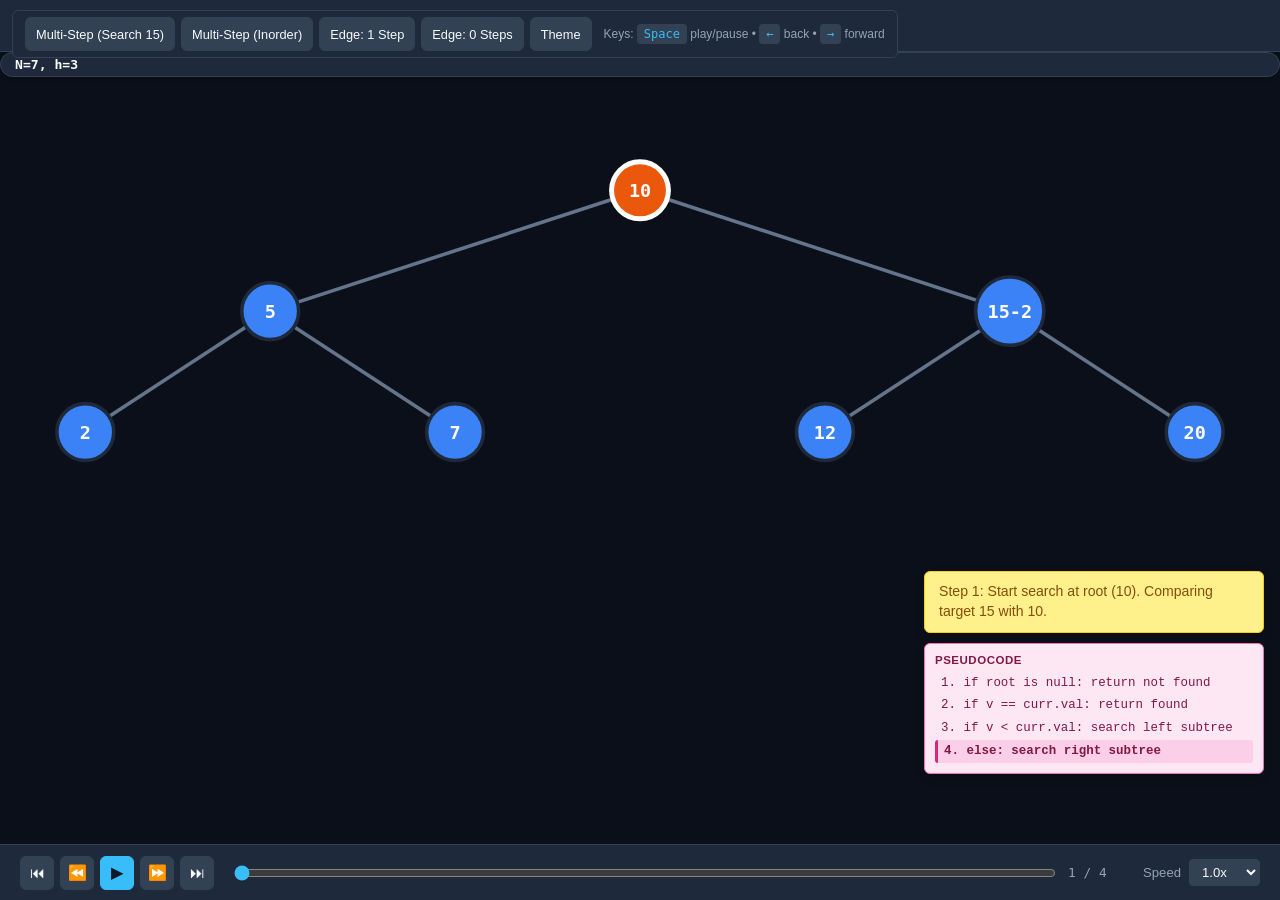
<file: bt_visualizer/static/dev_step.html>
<!DOCTYPE html>
<html lang="en" data-theme="dark">
<head>
  <meta charset="UTF-8">
  <meta name="viewport" content="width=device-width, initial-scale=1.0">
  <title>Dev Step &amp; Player Test</title>
  <link rel="stylesheet" href="css/style.css">
  <style>
    .dev-controls {
      position: absolute;
      top: 10px;
      left: 12px;
      z-index: 20;
      background: var(--bg-panel);
      padding: 6px 12px;
      border: 1px solid var(--border-color);
      border-radius: 6px;
      display: flex;
      gap: 6px;
      align-items: center;
    }
    .kbd-shortcut {
      background: var(--bg-panel-alt);
      border: 1px solid var(--border-color);
      padding: 2px 6px;
      border-radius: 4px;
      font-size: 0.75rem;
      font-family: monospace;
      color: var(--accent);
    }
  </style>
</head>
<body>
  <!-- Dev Switcher Controls -->
  <div class="dev-controls">
    <button class="btn-ctrl" id="btnLoadMulti" style="width: auto; padding: 0 10px; font-size: 0.8rem;">Multi-Step (Search 15)</button>
    <button class="btn-ctrl" id="btnLoadTraversal" style="width: auto; padding: 0 10px; font-size: 0.8rem;">Multi-Step (Inorder)</button>
    <button class="btn-ctrl" id="btnLoadSingle" style="width: auto; padding: 0 10px; font-size: 0.8rem;">Edge: 1 Step</button>
    <button class="btn-ctrl" id="btnLoadEmpty" style="width: auto; padding: 0 10px; font-size: 0.8rem;">Edge: 0 Steps</button>
    <button class="btn-ctrl" id="btnThemeToggle" style="width: auto; padding: 0 10px; font-size: 0.8rem;">Theme</button>
    <span style="font-size: 0.75rem; color: var(--text-muted); margin-left: 6px;">
      Keys: <span class="kbd-shortcut">Space</span> play/pause &bull; <span class="kbd-shortcut">&larr;</span> back &bull; <span class="kbd-shortcut">&rarr;</span> forward
    </span>
  </div>

  <!-- Top Bar -->
  <header class="top-bar" style="padding-left: 640px;">
    <div class="brand-section">
      <span class="brand-icon">&#127795;</span>
      <span class="brand-title">Dev Player &amp; Animation Test</span>
    </div>
  </header>

  <!-- Main Workspace -->
  <main class="main-workspace">
    <section class="canvas-container">
      <div class="tree-stats-badge" id="statsBadge">N=0, h=0</div>

      <svg id="treeCanvas" class="svg-viewport" viewBox="0 0 900 500" preserveAspectRatio="xMidYMid meet">
        <g id="edgesLayer"></g>
        <g id="nodesLayer"></g>
      </svg>

      <!-- Bottom-Right Floating Panels -->
      <div class="bottom-right-container">
        <!-- Yellow Status Message Box -->
        <div class="status-box" id="statusBox">Ready.</div>

        <!-- Pink Pseudocode Box -->
        <div class="pseudocode-panel" id="pseudoPanel">
          <div class="pseudo-title">Pseudocode</div>
          <ol class="pseudo-lines" id="pseudoList"></ol>
        </div>
      </div>
    </section>
  </main>

  <!-- Bottom Player Bar (Full Functional UI) -->
  <footer class="player-bar" id="playerBar">
    <div class="player-controls">
      <button id="btnSkipStart" class="btn-ctrl" title="Skip to Start (Home)">&#9198;</button>
      <button id="btnStepBack" class="btn-ctrl" title="Step Back (&larr;)">&#9194;</button>
      <button id="btnPlay" class="btn-ctrl btn-play" title="Play (Space)">&#9654;</button>
      <button id="btnStepForward" class="btn-ctrl" title="Step Forward (&rarr;)">&#9193;</button>
      <button id="btnSkipEnd" class="btn-ctrl" title="Skip to End (End)">&#9197;</button>
    </div>

    <div class="player-progress-container">
      <input type="range" id="progressSlider" class="scrubber-slider" min="0" max="0" value="0" step="1" aria-label="Progress">
      <span class="step-label" id="stepCounter">0 / 0</span>
    </div>

    <div class="player-speed-container">
      <label for="speedSelect">Speed</label>
      <select id="speedSelect" class="speed-select" aria-label="Playback Speed">
        <option value="0.25">0.25x</option>
        <option value="0.5">0.5x</option>
        <option value="1.0" selected>1.0x</option>
        <option value="2.0">2.0x</option>
        <option value="4.0">4.0x</option>
      </select>
    </div>
  </footer>

  <script src="js/renderer.js"></script>
  <script src="js/player.js"></script>
  <script>
    // Sample Data 1: Search for 15 in BST (7 steps)
    const treeState = {
      id: "n_10", value: 10, freq: 1,
      left: {
        id: "n_5", value: 5, freq: 1,
        left: { id: "n_2", value: 2, freq: 1, left: null, right: null },
        right: { id: "n_7", value: 7, freq: 1, left: null, right: null }
      },
      right: {
        id: "n_15", value: 15, freq: 2,
        left: { id: "n_12", value: 12, freq: 1, left: null, right: null },
        right: { id: "n_20", value: 20, freq: 1, left: null, right: null }
      }
    };

    const multiSearchTimeline = {
      operation: "search",
      pseudocode: [
        "if root is null: return not found",
        "if v == curr.val: return found",
        "if v < curr.val: search left subtree",
        "else: search right subtree"
      ],
      steps: [
        {
          tree: treeState,
          highlight_nodes: ["n_10"],
          highlight_edges: [],
          visited: [],
          message: "Step 1: Start search at root (10). Comparing target 15 with 10.",
          pseudo_line: 3,
          stats: { n: 7, h: 3 }
        },
        {
          tree: treeState,
          highlight_nodes: ["n_15"],
          highlight_edges: [["n_10", "n_15"]],
          visited: [10],
          message: "Step 2: 15 > 10, moving to right child (15).",
          pseudo_line: 3,
          stats: { n: 7, h: 3 }
        },
        {
          tree: treeState,
          highlight_nodes: ["n_15"],
          highlight_edges: [["n_10", "n_15"]],
          visited: [10],
          message: "Step 3: Comparing target 15 with current node 15: Target MATCHED!",
          pseudo_line: 1,
          stats: { n: 7, h: 3 }
        },
        {
          tree: treeState,
          highlight_nodes: ["n_15"],
          highlight_edges: [],
          visited: [10, 15],
          message: "Step 4: Target 15 found with duplicate frequency = 2 (15-2). Search complete.",
          pseudo_line: 1,
          stats: { n: 7, h: 3 }
        }
      ]
    };

    // Sample Data 2: Inorder Traversal (7 steps)
    const traversalTimeline = {
      operation: "inorder",
      pseudocode: [
        "if curr is null: return",
        "traverse left subtree",
        "visit curr node (append to visited)",
        "traverse right subtree"
      ],
      steps: [
        {
          tree: treeState,
          highlight_nodes: ["n_2"],
          highlight_edges: [],
          visited: [2],
          message: "Visiting leftmost leaf 2.",
          pseudo_line: 2,
          stats: { n: 7, h: 3 }
        },
        {
          tree: treeState,
          highlight_nodes: ["n_5"],
          highlight_edges: [["n_5", "n_2"]],
          visited: [2, 5],
          message: "Visiting node 5.",
          pseudo_line: 2,
          stats: { n: 7, h: 3 }
        },
        {
          tree: treeState,
          highlight_nodes: ["n_7"],
          highlight_edges: [["n_5", "n_7"]],
          visited: [2, 5, 7],
          message: "Visiting node 7.",
          pseudo_line: 2,
          stats: { n: 7, h: 3 }
        },
        {
          tree: treeState,
          highlight_nodes: ["n_10"],
          highlight_edges: [],
          visited: [2, 5, 7, 10],
          message: "Visiting root 10.",
          pseudo_line: 2,
          stats: { n: 7, h: 3 }
        },
        {
          tree: treeState,
          highlight_nodes: ["n_12"],
          highlight_edges: [],
          visited: [2, 5, 7, 10, 12],
          message: "Visiting node 12.",
          pseudo_line: 2,
          stats: { n: 7, h: 3 }
        },
        {
          tree: treeState,
          highlight_nodes: ["n_15"],
          highlight_edges: [],
          visited: [2, 5, 7, 10, 12, 15],
          message: "Visiting node 15 (freq 2).",
          pseudo_line: 2,
          stats: { n: 7, h: 3 }
        },
        {
          tree: treeState,
          highlight_nodes: ["n_20"],
          highlight_edges: [],
          visited: [2, 5, 7, 10, 12, 15, 20],
          message: "Visiting node 20. Inorder traversal complete!",
          pseudo_line: 2,
          stats: { n: 7, h: 3 }
        }
      ]
    };

    // Single Step Edge Case
    const singleStepTimeline = {
      operation: "single_node",
      pseudocode: ["single step demonstration"],
      steps: [
        {
          tree: { id: "n_42", value: 42, freq: 1, left: null, right: null },
          highlight_nodes: ["n_42"],
          highlight_edges: [],
          visited: [42],
          message: "Single node tree (edge case).",
          pseudo_line: 0,
          stats: { n: 1, h: 1 }
        }
      ]
    };

    // Empty Step Edge Case
    const emptyStepTimeline = {
      operation: "empty",
      pseudocode: ["empty tree"],
      steps: []
    };

    document.addEventListener('DOMContentLoaded', () => {
      Renderer.init('treeCanvas');
      window.PlayerInstance = new Player();
      window.PlayerInstance.loadTimeline(multiSearchTimeline);

      document.getElementById('btnLoadMulti').addEventListener('click', () => {
        window.PlayerInstance.loadTimeline(multiSearchTimeline);
      });

      document.getElementById('btnLoadTraversal').addEventListener('click', () => {
        window.PlayerInstance.loadTimeline(traversalTimeline);
      });

      document.getElementById('btnLoadSingle').addEventListener('click', () => {
        window.PlayerInstance.loadTimeline(singleStepTimeline);
      });

      document.getElementById('btnLoadEmpty').addEventListener('click', () => {
        window.PlayerInstance.loadTimeline(emptyStepTimeline);
      });

      document.getElementById('btnThemeToggle').addEventListener('click', () => {
        const doc = document.documentElement;
        const cur = doc.getAttribute('data-theme') || 'dark';
        doc.setAttribute('data-theme', cur === 'dark' ? 'light' : 'dark');
      });
    });
  </script>
</body>
</html>
</file>
<file: bt_visualizer/static/css/style.css>
/* ==========================================================================
   Binary Tree & BST Visualizer - Stylesheet (VisuAlgo Aesthetic)
   ========================================================================== */

/* Self-hosted fallback for Rouge Script (SIL Open Font License) */
@font-face {
  font-family: 'Rouge Script';
  font-style: normal;
  font-weight: 400;
  font-display: swap;
  src: url('../fonts/RougeScript-Regular.woff2') format('woff2'),
       url('../fonts/RougeScript-Regular.ttf') format('truetype');
}

.rouge-script-regular {
  font-family: "Rouge Script", cursive;
  font-weight: 400;
  font-style: normal;
}

:root {
  /* Dark Theme (Default) */
  --bg-app: #0f172a;
  --bg-panel: #1e293b;
  --bg-panel-alt: #334155;
  --border-color: #334155;
  --text-main: #f8fafc;
  --text-muted: #94a3b8;
  --accent: #38bdf8;
  --accent-hover: #0284c7;

  /* Tree & Node Palette */
  --node-default: #3b82f6;
  --node-visited: #10b981;
  --node-highlight: #ea580c;
  --node-stroke: #1e293b;
  --node-text: #ffffff;
  --edge-default: #64748b;
  --edge-highlight: #ea580c;

  /* VisuAlgo-styled signature panels */
  --status-bg: #fef08a;
  --status-text: #854d0e;
  --status-border: #facc15;

  --pseudo-bg: #fce7f3;
  --pseudo-text: #831843;
  --pseudo-border: #f472b6;
  --pseudo-active-bg: #fbcfe8;
  --pseudo-active-border: #db2777;

  --canvas-bg: #0b0f19;
}

[data-theme="light"] {
  --bg-app: #f8fafc;
  --bg-panel: #ffffff;
  --bg-panel-alt: #f1f5f9;
  --border-color: #e2e8f0;
  --text-main: #0f172a;
  --text-muted: #64748b;
  --accent: #0284c7;
  --accent-hover: #0369a1;

  --node-default: #2563eb;
  --node-visited: #059669;
  --node-highlight: #ea580c;
  --node-stroke: #ffffff;
  --node-text: #ffffff;
  --edge-default: #94a3b8;
  --edge-highlight: #ea580c;

  --status-bg: #fef9c3;
  --status-text: #713f12;
  --status-border: #fde047;

  --pseudo-bg: #fdf2f8;
  --pseudo-text: #701a75;
  --pseudo-border: #f9a8d4;
  --pseudo-active-bg: #fce7f3;
  --pseudo-active-border: #ec4899;

  --canvas-bg: #ffffff;
}

* {
  box-sizing: border-box;
  margin: 0;
  padding: 0;
}

body {
  font-family: -apple-system, BlinkMacSystemFont, "Segoe UI", Roboto, Oxygen, Ubuntu, Cantarell, sans-serif;
  background-color: var(--bg-app);
  color: var(--text-main);
  height: 100vh;
  overflow: hidden;
  display: flex;
  flex-direction: column;
}

/* ==========================================================================
   Top Header Bar
   ========================================================================== */
.top-bar {
  display: flex;
  align-items: center;
  justify-content: space-between;
  height: 52px;
  padding: 0 16px;
  background-color: var(--bg-panel);
  border-bottom: 1px solid var(--border-color);
  z-index: 10;
}

.brand-section {
  display: flex;
  align-items: center;
  gap: 10px;
}

.brand-icon {
  font-size: 1.3rem;
}

.brand-title {
  font-size: 1.05rem;
  font-weight: 700;
  letter-spacing: -0.2px;
}

.nav-tabs {
  display: flex;
  gap: 4px;
}

.tab-btn {
  background: transparent;
  border: none;
  color: var(--text-muted);
  font-size: 0.85rem;
  font-weight: 600;
  padding: 8px 16px;
  border-radius: 6px;
  cursor: pointer;
  transition: all 0.2s ease;
}

.tab-btn:hover {
  color: var(--text-main);
  background-color: var(--bg-panel-alt);
}

.tab-btn.active {
  color: #ffffff;
  background-color: var(--accent);
}

.top-actions {
  display: flex;
  align-items: center;
  gap: 8px;
}

.btn-utility {
  background: var(--bg-panel-alt);
  border: 1px solid var(--border-color);
  color: var(--text-main);
  border-radius: 6px;
  padding: 5px 9px;
  font-size: 0.78rem;
  font-weight: 500;
  cursor: pointer;
  display: inline-flex;
  align-items: center;
  gap: 5px;
  transition: all 0.15s ease;
}

.btn-utility:hover {
  border-color: var(--accent);
  background: #3b4252;
}

.btn-utility:disabled {
  opacity: 0.5;
  cursor: not-allowed;
}

/* ==========================================================================
   Workspace Layout
   ========================================================================== */
.main-workspace {
  flex: 1;
  display: flex;
  position: relative;
  overflow: hidden;
}

/* Left Collapsible Panel */
.sidebar-panel {
  width: 320px;
  background-color: var(--bg-panel);
  border-right: 1px solid var(--border-color);
  display: flex;
  flex-direction: column;
  transition: width 0.25s ease, transform 0.25s ease;
  z-index: 5;
  overflow-y: auto;
}

.sidebar-panel.collapsed {
  width: 0;
  transform: translateX(-100%);
  border-right: none;
}

.sidebar-header {
  padding: 10px 14px;
  display: flex;
  justify-content: space-between;
  align-items: center;
  border-bottom: 1px solid var(--border-color);
}

.sidebar-header h2 {
  font-size: 0.82rem;
  text-transform: uppercase;
  letter-spacing: 0.8px;
  color: var(--text-muted);
}

.collapse-btn {
  background: transparent;
  border: none;
  color: var(--text-muted);
  cursor: pointer;
  font-size: 1rem;
}

.sidebar-content {
  padding: 12px;
  display: flex;
  flex-direction: column;
  gap: 14px;
}

.panel-toggle-trigger {
  position: absolute;
  top: 12px;
  left: 12px;
  z-index: 8;
  background: var(--bg-panel);
  border: 1px solid var(--border-color);
  color: var(--text-main);
  padding: 6px 10px;
  border-radius: 4px;
  font-size: 0.8rem;
  cursor: pointer;
  box-shadow: 0 2px 6px rgba(0, 0, 0, 0.2);
}

/* Operation Section Cards in Sidebar */
.op-card {
  background: var(--bg-panel-alt);
  border: 1px solid var(--border-color);
  border-radius: 6px;
  padding: 10px;
  display: flex;
  flex-direction: column;
  gap: 8px;
}

.op-card-title {
  font-size: 0.78rem;
  font-weight: 700;
  text-transform: uppercase;
  letter-spacing: 0.5px;
  color: var(--accent);
}

.form-row {
  display: flex;
  gap: 6px;
  align-items: center;
}

.form-input {
  flex: 1;
  background: var(--bg-app);
  border: 1px solid var(--border-color);
  color: var(--text-main);
  padding: 6px 8px;
  border-radius: 4px;
  font-size: 0.82rem;
}

.form-input:focus {
  outline: none;
  border-color: var(--accent);
}

.form-btn {
  background: var(--accent);
  color: #0f172a;
  border: none;
  padding: 6px 12px;
  border-radius: 4px;
  font-size: 0.82rem;
  font-weight: 600;
  cursor: pointer;
  white-space: nowrap;
  transition: background 0.15s ease;
}

.form-btn:hover {
  background: var(--accent-hover);
}

.form-btn-secondary {
  background: var(--bg-panel);
  color: var(--text-main);
  border: 1px solid var(--border-color);
}

.form-btn-secondary:hover {
  background: var(--border-color);
  color: #ffffff;
}

.btn-grid-2 {
  display: grid;
  grid-template-columns: 1fr 1fr;
  gap: 6px;
}

.btn-grid-4 {
  display: grid;
  grid-template-columns: 1fr 1fr 1fr 1fr;
  gap: 4px;
}

.form-select {
  width: 100%;
  background: var(--bg-app);
  border: 1px solid var(--border-color);
  color: var(--text-main);
  padding: 6px 8px;
  border-radius: 4px;
  font-size: 0.82rem;
  cursor: pointer;
}

.warning-banner {
  background: rgba(234, 88, 12, 0.15);
  border: 1px solid #ea580c;
  color: #fdba74;
  padding: 8px;
  border-radius: 4px;
  font-size: 0.76rem;
  line-height: 1.35;
}

/* Central Canvas Area */
.canvas-container {
  flex: 1;
  position: relative;
  background-color: var(--canvas-bg);
  display: flex;
  flex-direction: column;
  overflow: hidden;
}

.canvas-top-bar {
  position: absolute;
  top: 10px;
  left: 50%;
  transform: translateX(-50%);
  display: flex;
  gap: 8px;
  align-items: center;
  z-index: 4;
}

.tree-stats-badge {
  background-color: var(--bg-panel);
  border: 1px solid var(--border-color);
  color: var(--text-main);
  font-family: monospace;
  font-size: 0.82rem;
  font-weight: 600;
  padding: 4px 14px;
  border-radius: 16px;
  box-shadow: 0 2px 5px rgba(0,0,0,0.15);
}

.visited-badge-bar {
  position: absolute;
  bottom: 70px;
  left: 20px;
  background: var(--bg-panel);
  border: 1px solid var(--border-color);
  color: var(--text-main);
  border-radius: 6px;
  padding: 6px 12px;
  font-size: 0.82rem;
  font-family: monospace;
  max-width: calc(100vw - 380px);
  overflow-x: auto;
  white-space: nowrap;
  box-shadow: 0 2px 8px rgba(0,0,0,0.15);
  display: none;
}

.visited-badge-bar.visible {
  display: block;
}

.svg-viewport {
  width: 100%;
  height: 100%;
}

/* SVG Elements & Smooth Transitions */
.tree-edge {
  stroke: var(--edge-default);
  stroke-width: 2.5px;
  stroke-linecap: round;
  transition: stroke 0.3s ease, stroke-width 0.3s ease, x1 0.3s ease, y1 0.3s ease, x2 0.3s ease, y2 0.3s ease;
}

.tree-edge.highlighted {
  stroke: var(--edge-highlight);
  stroke-width: 4px;
}

.node-group {
  cursor: pointer;
  transition: transform 0.3s cubic-bezier(0.4, 0, 0.2, 1);
}

.node-circle {
  fill: var(--node-default);
  stroke: var(--node-stroke);
  stroke-width: 2.5px;
  transition: fill 0.3s ease, stroke 0.3s ease, r 0.3s ease;
}

.node-circle.visited {
  fill: var(--node-visited);
}

.node-circle.highlighted {
  fill: var(--node-highlight);
  stroke: #ffffff;
  stroke-width: 3.5px;
}

.node-text {
  fill: var(--node-text);
  font-size: 13px;
  font-weight: 700;
  font-family: monospace;
  text-anchor: middle;
  dominant-baseline: central;
  user-select: none;
  pointer-events: none;
}

/* ==========================================================================
   VisuAlgo-Style Bottom-Right Floating Panels
   ========================================================================== */
.bottom-right-container {
  position: absolute;
  bottom: 70px;
  right: 16px;
  width: 340px;
  max-width: calc(100vw - 32px);
  display: flex;
  flex-direction: column;
  gap: 10px;
  z-index: 8;
  pointer-events: none;
}

.bottom-right-container > * {
  pointer-events: auto;
}

/* Yellow Status Box */
.status-box {
  background-color: var(--status-bg);
  color: var(--status-text);
  border: 1px solid var(--status-border);
  border-radius: 6px;
  padding: 10px 14px;
  font-size: 0.88rem;
  font-weight: 500;
  box-shadow: 0 4px 10px rgba(0, 0, 0, 0.15);
  line-height: 1.4;
  word-break: break-word;
}

/* Pink Pseudocode Box */
.pseudocode-panel {
  background-color: var(--pseudo-bg);
  border: 1px solid var(--pseudo-border);
  border-radius: 6px;
  padding: 10px;
  box-shadow: 0 4px 10px rgba(0, 0, 0, 0.15);
  max-height: 220px;
  overflow-y: auto;
}

.pseudo-title {
  font-size: 0.72rem;
  font-weight: 700;
  text-transform: uppercase;
  color: var(--pseudo-text);
  margin-bottom: 6px;
  letter-spacing: 0.5px;
}

.pseudo-lines {
  list-style-type: decimal;
  list-style-position: inside;
  padding: 0;
  margin: 0;
  font-family: "SFMono-Regular", Consolas, "Liberation Mono", Menlo, monospace;
  font-size: 0.78rem;
}

.pseudo-line-item {
  padding: 3px 6px;
  border-radius: 3px;
  color: var(--pseudo-text);
  white-space: pre-wrap;
  word-break: break-all;
  line-height: 1.35;
}

.pseudo-line-item.active {
  background-color: var(--pseudo-active-bg);
  border-left: 3px solid var(--pseudo-active-border);
  font-weight: 700;
}

/* ==========================================================================
   Bottom Player Bar
   ========================================================================== */
.player-bar {
  height: 56px;
  background-color: var(--bg-panel);
  border-top: 1px solid var(--border-color);
  padding: 0 20px;
  display: flex;
  align-items: center;
  gap: 20px;
  z-index: 10;
}

.player-controls {
  display: flex;
  align-items: center;
  gap: 6px;
}

.btn-ctrl {
  width: 34px;
  height: 34px;
  border-radius: 6px;
  border: 1px solid var(--border-color);
  background: var(--bg-panel-alt);
  color: var(--text-main);
  font-size: 0.95rem;
  cursor: pointer;
  display: flex;
  align-items: center;
  justify-content: center;
  transition: all 0.15s ease;
}

.btn-ctrl:hover {
  background-color: #3b4252;
  border-color: var(--accent);
}

.btn-play {
  background-color: var(--accent);
  border-color: var(--accent);
  color: #0f172a;
  font-weight: bold;
}

.btn-play:hover {
  background-color: var(--accent-hover);
}

.player-progress-container {
  flex: 1;
  display: flex;
  align-items: center;
  gap: 12px;
}

.scrubber-slider {
  flex: 1;
  accent-color: var(--accent);
  cursor: pointer;
}

.step-label {
  font-family: monospace;
  font-size: 0.8rem;
  color: var(--text-muted);
  min-width: 55px;
}

.player-speed-container {
  display: flex;
  align-items: center;
  gap: 8px;
  font-size: 0.82rem;
  color: var(--text-muted);
}

.speed-select {
  background: var(--bg-panel-alt);
  color: var(--text-main);
  border: 1px solid var(--border-color);
  border-radius: 4px;
  padding: 4px 8px;
  font-size: 0.82rem;
  cursor: pointer;
}

/* Properties Grid in Sidebar */
.properties-grid {
  display: grid;
  grid-template-columns: 1fr 1fr;
  gap: 6px;
  font-size: 0.78rem;
}

.prop-card {
  background: var(--bg-app);
  padding: 6px 8px;
  border-radius: 4px;
  border: 1px solid var(--border-color);
  display: flex;
  flex-direction: column;
}

.prop-label {
  color: var(--text-muted);
  font-size: 0.7rem;
}

.prop-val {
  font-weight: 700;
  color: var(--accent);
}

/* Field Hints & Diagnostics */
.field-hint {
  font-size: 0.72rem;
  margin-top: 3px;
  line-height: 1.3;
  color: var(--text-muted);
  min-height: 16px;
}

.field-hint.valid {
  color: #34d399;
}

.field-hint.error {
  color: #f87171;
}

.field-hint.warning {
  color: #fbbf24;
}

.validation-card {
  margin-top: 8px;
  padding: 8px 10px;
  border-radius: 4px;
  font-size: 0.75rem;
  line-height: 1.35;
  border: 1px solid var(--border-color);
  background: var(--bg-app);
  display: none;
}

.validation-card.show {
  display: block;
}

.validation-card.success {
  border-color: rgba(52, 211, 153, 0.4);
  background: rgba(52, 211, 153, 0.08);
  color: #6ee7b7;
}

.validation-card.error {
  border-color: rgba(248, 113, 113, 0.4);
  background: rgba(248, 113, 113, 0.08);
  color: #fca5a5;
}

.validation-card.warning {
  border-color: rgba(251, 191, 36, 0.4);
  background: rgba(251, 191, 36, 0.08);
  color: #fde68a;
}

.suggestion-pill {
  display: inline-block;
  background: var(--bg-panel);
  border: 1px solid var(--accent);
  color: var(--accent);
  border-radius: 4px;
  padding: 2px 7px;
  font-size: 0.72rem;
  font-weight: 600;
  cursor: pointer;
  margin-top: 4px;
  margin-right: 4px;
  transition: all 0.15s ease;
}

.suggestion-pill:hover {
  background: var(--accent);
  color: #0f172a;
}


/* ==========================================================================
   Zoom Controls & Accessibility Focus Styles
   ========================================================================== */
.canvas-zoom-controls {
  position: absolute;
  top: 10px;
  right: 14px;
  display: flex;
  flex-direction: column;
  gap: 4px;
  z-index: 6;
}

.btn-zoom {
  width: 28px;
  height: 28px;
  background: var(--bg-panel);
  border: 1px solid var(--border-color);
  color: var(--text-main);
  border-radius: 4px;
  font-size: 1rem;
  font-weight: bold;
  cursor: pointer;
  display: flex;
  align-items: center;
  justify-content: center;
  transition: all 0.15s ease;
  box-shadow: 0 2px 4px rgba(0, 0, 0, 0.15);
}

.btn-zoom:hover {
  background: var(--bg-panel-alt);
  border-color: var(--accent);
}

.zoom-badge {
  font-size: 0.65rem;
  font-weight: 700;
  color: var(--text-muted);
  background: var(--bg-panel);
  border: 1px solid var(--border-color);
  border-radius: 4px;
  padding: 3px 2px;
  text-align: center;
  user-select: none;
  box-shadow: 0 1px 3px rgba(0, 0, 0, 0.1);
  min-width: 28px;
}

/* High-Contrast Accessible Focus Styles */
:focus-visible {
  outline: 2px solid var(--accent);
  outline-offset: 2px;
}

/* ==========================================================================
   Responsive Mobile & Tablet Layout
   ========================================================================== */
@media (max-width: 860px) {
  .top-bar {
    padding: 0 10px;
    height: auto;
    flex-wrap: wrap;
    gap: 8px;
    padding-top: 6px;
    padding-bottom: 6px;
  }

  .brand-title {
    font-size: 0.95rem;
  }

  .nav-tabs {
    order: 3;
    width: 100%;
    justify-content: center;
  }

  .tab-btn {
    padding: 6px 10px;
    font-size: 0.8rem;
  }

  .sidebar-panel {
    position: absolute;
    top: 0;
    bottom: 0;
    left: 0;
    width: 290px;
    box-shadow: 4px 0 16px rgba(0, 0, 0, 0.4);
    z-index: 30;
  }

  .bottom-right-container {
    width: 260px;
    bottom: 65px;
    right: 10px;
  }

  .status-box {
    font-size: 0.82rem;
    padding: 8px 10px;
  }

  .pseudocode-panel {
    max-height: 150px;
  }

  .player-bar {
    height: 52px;
    padding: 0 10px;
    gap: 10px;
  }

  .btn-ctrl {
    width: 30px;
    height: 30px;
  }

  .step-label {
    min-width: 45px;
    font-size: 0.75rem;
  }
}

@media (max-width: 540px) {
  .top-actions {
    flex-wrap: wrap;
    gap: 4px;
  }

  .btn-utility {
    font-size: 0.7rem;
    padding: 4px 6px;
  }

  .bottom-right-container {
    width: calc(100vw - 20px);
    right: 10px;
    left: 10px;
    bottom: 60px;
  }

  .pseudocode-panel {
    max-height: 110px;
  }
}

/* ==========================================================================
   Segmented Toggle (Numeric | Alphabetic)
   ========================================================================== */
.form-row-wrap {
  flex-wrap: wrap;
  gap: 6px;
}

.segmented-control {
  display: inline-flex;
  align-items: center;
  background: var(--bg-canvas);
  border: 1px solid var(--border-color);
  border-radius: 6px;
  padding: 2px;
  gap: 2px;
}

.segment-btn {
  background: transparent;
  border: none;
  color: var(--text-muted);
  font-size: 0.75rem;
  font-weight: 600;
  padding: 5px 9px;
  border-radius: 4px;
  cursor: pointer;
  display: inline-flex;
  align-items: center;
  gap: 4px;
  transition: all 0.15s ease;
  white-space: nowrap;
}

.segment-btn:hover {
  color: var(--text-main);
  background: rgba(255, 255, 255, 0.04);
}

[data-theme="light"] .segment-btn:hover {
  background: rgba(0, 0, 0, 0.04);
}

.segment-btn.active {
  background: var(--accent);
  color: #ffffff;
  box-shadow: 0 1px 3px rgba(0, 0, 0, 0.25);
}

.seg-icon {
  font-size: 0.7rem;
  font-family: monospace;
  font-weight: 700;
  opacity: 0.9;
}

/* ==========================================================================
   Definition Screen for Empty Canvas
   ========================================================================== */
.empty-canvas-overlay {
  position: absolute;
  inset: 0;
  display: flex;
  align-items: center;
  justify-content: center;
  padding: 20px;
  pointer-events: none;
  z-index: 4;
  opacity: 0;
  visibility: hidden;
  transform: translateY(8px);
  transition: opacity 0.2s ease, transform 0.2s ease, visibility 0.2s ease;
}

.empty-canvas-overlay.visible {
  opacity: 1;
  visibility: visible;
  transform: translateY(0);
}

@media (prefers-reduced-motion: reduce) {
  .empty-canvas-overlay {
    transition: none !important;
    transform: none !important;
  }
}

.empty-canvas-content {
  max-width: 720px;
  width: 90%;
  text-align: center;
  background: rgba(15, 23, 42, 0.85);
  backdrop-filter: blur(10px);
  -webkit-backdrop-filter: blur(10px);
  border: 1px solid rgba(56, 189, 248, 0.2);
  border-radius: 16px;
  padding: 28px 36px;
  box-shadow: 0 16px 36px -6px rgba(0, 0, 0, 0.4), 0 0 1px 1px rgba(255, 255, 255, 0.05);
}

[data-theme="light"] .empty-canvas-content {
  background: rgba(255, 255, 255, 0.92);
  border-color: rgba(2, 132, 199, 0.2);
  box-shadow: 0 16px 36px -6px rgba(0, 0, 0, 0.1), 0 0 1px 1px rgba(0, 0, 0, 0.05);
}

.empty-card-title {
  font-size: clamp(2.0rem, 4.5vw, 2.7rem);
  line-height: 1.25;
  margin: 0 0 12px 0;
  color: var(--accent);
  letter-spacing: 0.5px;
}

[data-theme="light"] .empty-card-title {
  color: var(--accent-hover);
}

.empty-card-body {
  font-size: clamp(1.35rem, 2.6vw, 1.85rem);
  line-height: 1.5;
  margin: 0 0 16px 0;
  color: var(--text-main);
  text-shadow: 0 1px 2px rgba(0, 0, 0, 0.15);
}

[data-theme="light"] .empty-card-body {
  color: #1e293b;
  text-shadow: none;
}

.empty-card-hint {
  font-size: 0.8rem;
  font-family: inherit;
  color: var(--text-muted);
  letter-spacing: 0.75px;
  text-transform: uppercase;
  font-weight: 600;
}

/* ==========================================================================
   Engine Badge & Pyodide Loading Overlay
   ========================================================================== */

.engine-badge {
  font-size: 0.72rem;
  font-weight: 600;
  padding: 3px 8px;
  border-radius: 12px;
  border: 1px solid var(--accent);
  color: var(--accent);
  background: rgba(56, 189, 248, 0.12);
  letter-spacing: 0.2px;
  margin-left: 8px;
  display: inline-flex;
  align-items: center;
  transition: all 0.2s ease;
}

[data-theme="light"] .engine-badge {
  background: rgba(2, 132, 199, 0.08);
  border-color: var(--accent-hover);
  color: var(--accent-hover);
}

.pyodide-overlay {
  position: fixed;
  inset: 0;
  z-index: 9999;
  background: rgba(15, 23, 42, 0.75);
  -webkit-backdrop-filter: blur(4px);
  backdrop-filter: blur(4px);
  display: flex;
  align-items: center;
  justify-content: center;
}

.pyodide-dialog {
  background: var(--bg-panel);
  border: 1px solid var(--border-color);
  border-radius: 12px;
  padding: 24px 32px;
  min-width: 320px;
  max-width: 440px;
  text-align: center;
  box-shadow: 0 20px 40px rgba(0, 0, 0, 0.45);
}

.pyodide-spinner {
  width: 36px;
  height: 36px;
  border: 3px solid rgba(56, 189, 248, 0.2);
  border-top-color: var(--accent);
  border-radius: 50%;
  animation: pyodide-spin 0.8s linear infinite;
  margin: 0 auto 16px auto;
}

@keyframes pyodide-spin {
  to { transform: rotate(360deg); }
}

.pyodide-loading-title {
  font-size: 1.05rem;
  font-weight: 600;
  color: var(--text-main);
  margin-bottom: 12px;
}

.pyodide-progress-track {
  height: 6px;
  background: var(--bg-panel-alt);
  border-radius: 3px;
  overflow: hidden;
  margin: 12px 0;
}

.pyodide-progress-fill {
  height: 100%;
  background: linear-gradient(90deg, var(--accent), #10b981);
  transition: width 0.3s ease;
}

.pyodide-error-box {
  margin-top: 16px;
  padding: 12px;
  background: rgba(239, 68, 68, 0.12);
  border: 1px solid #ef4444;
  border-radius: 8px;
  color: #fca5a5;
  font-size: 0.85rem;
}

.pyodide-error-box p {
  margin: 0 0 12px 0;
}
</file>
